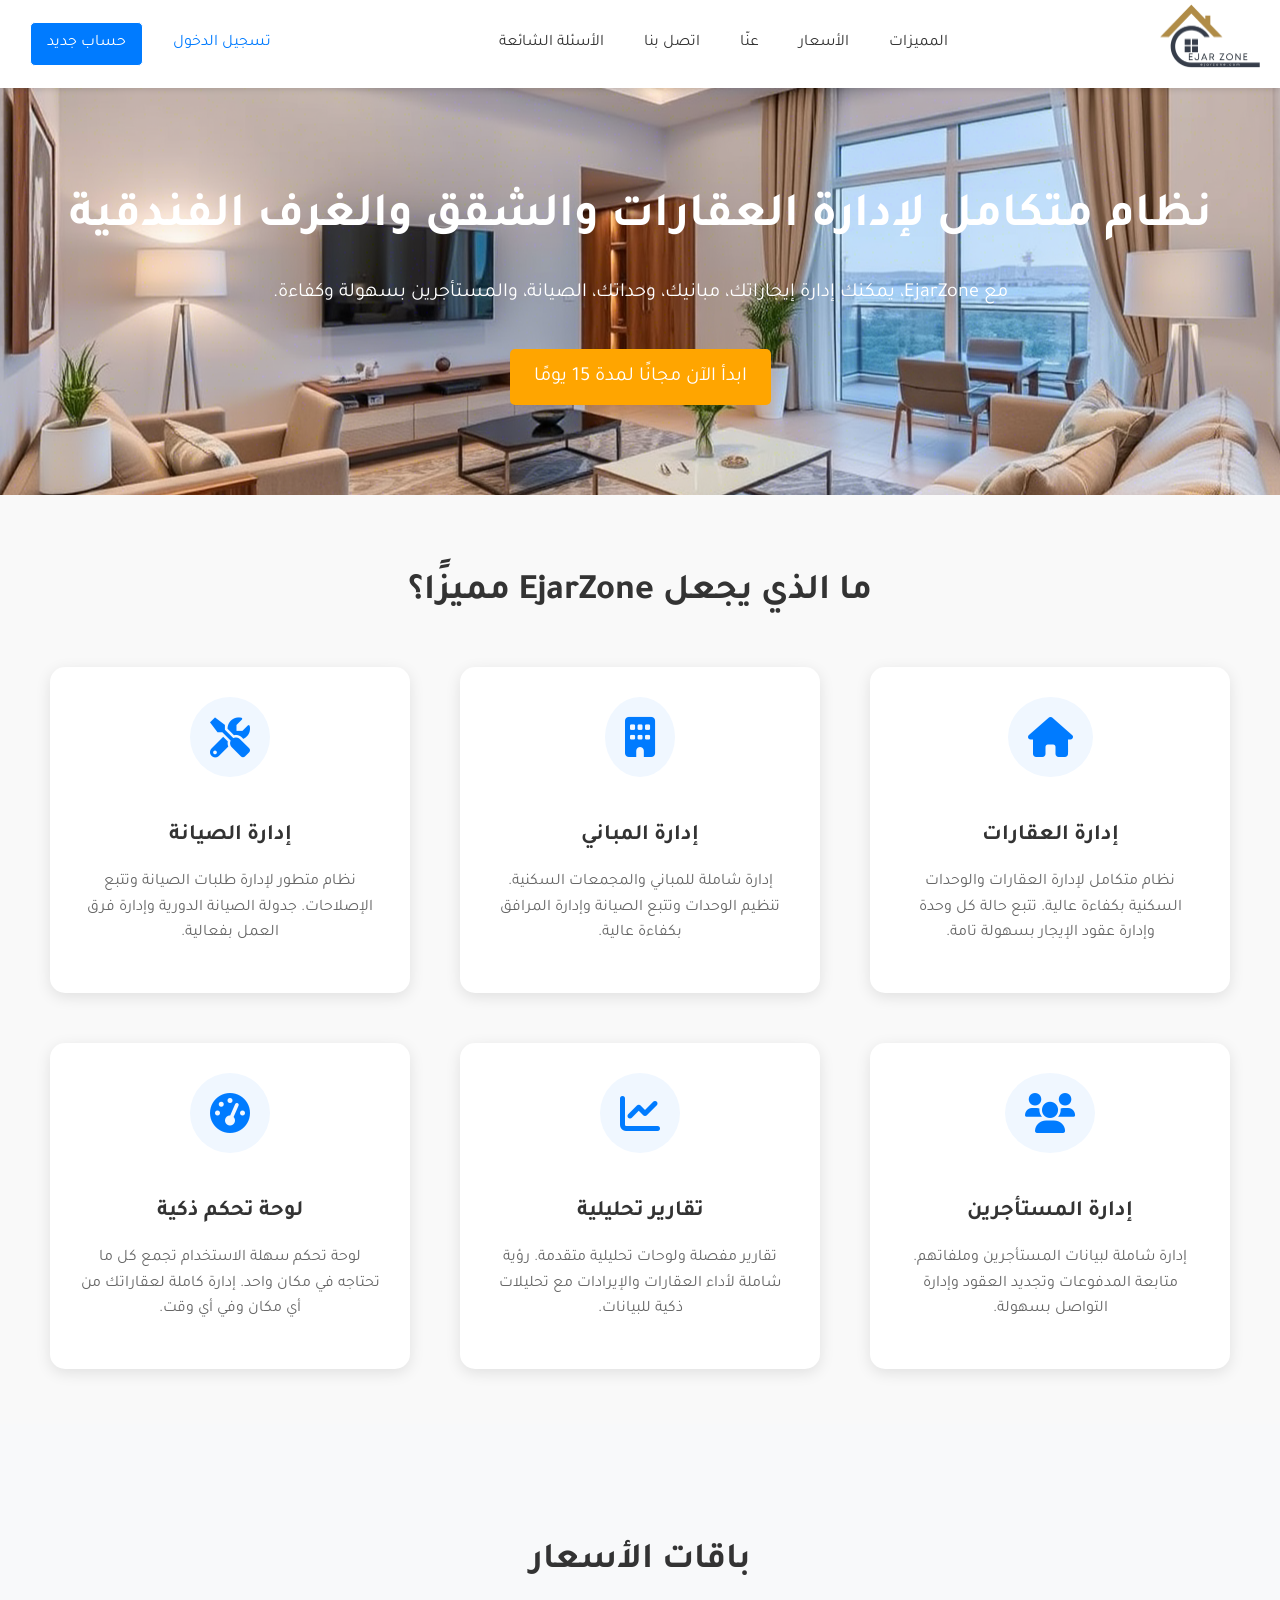
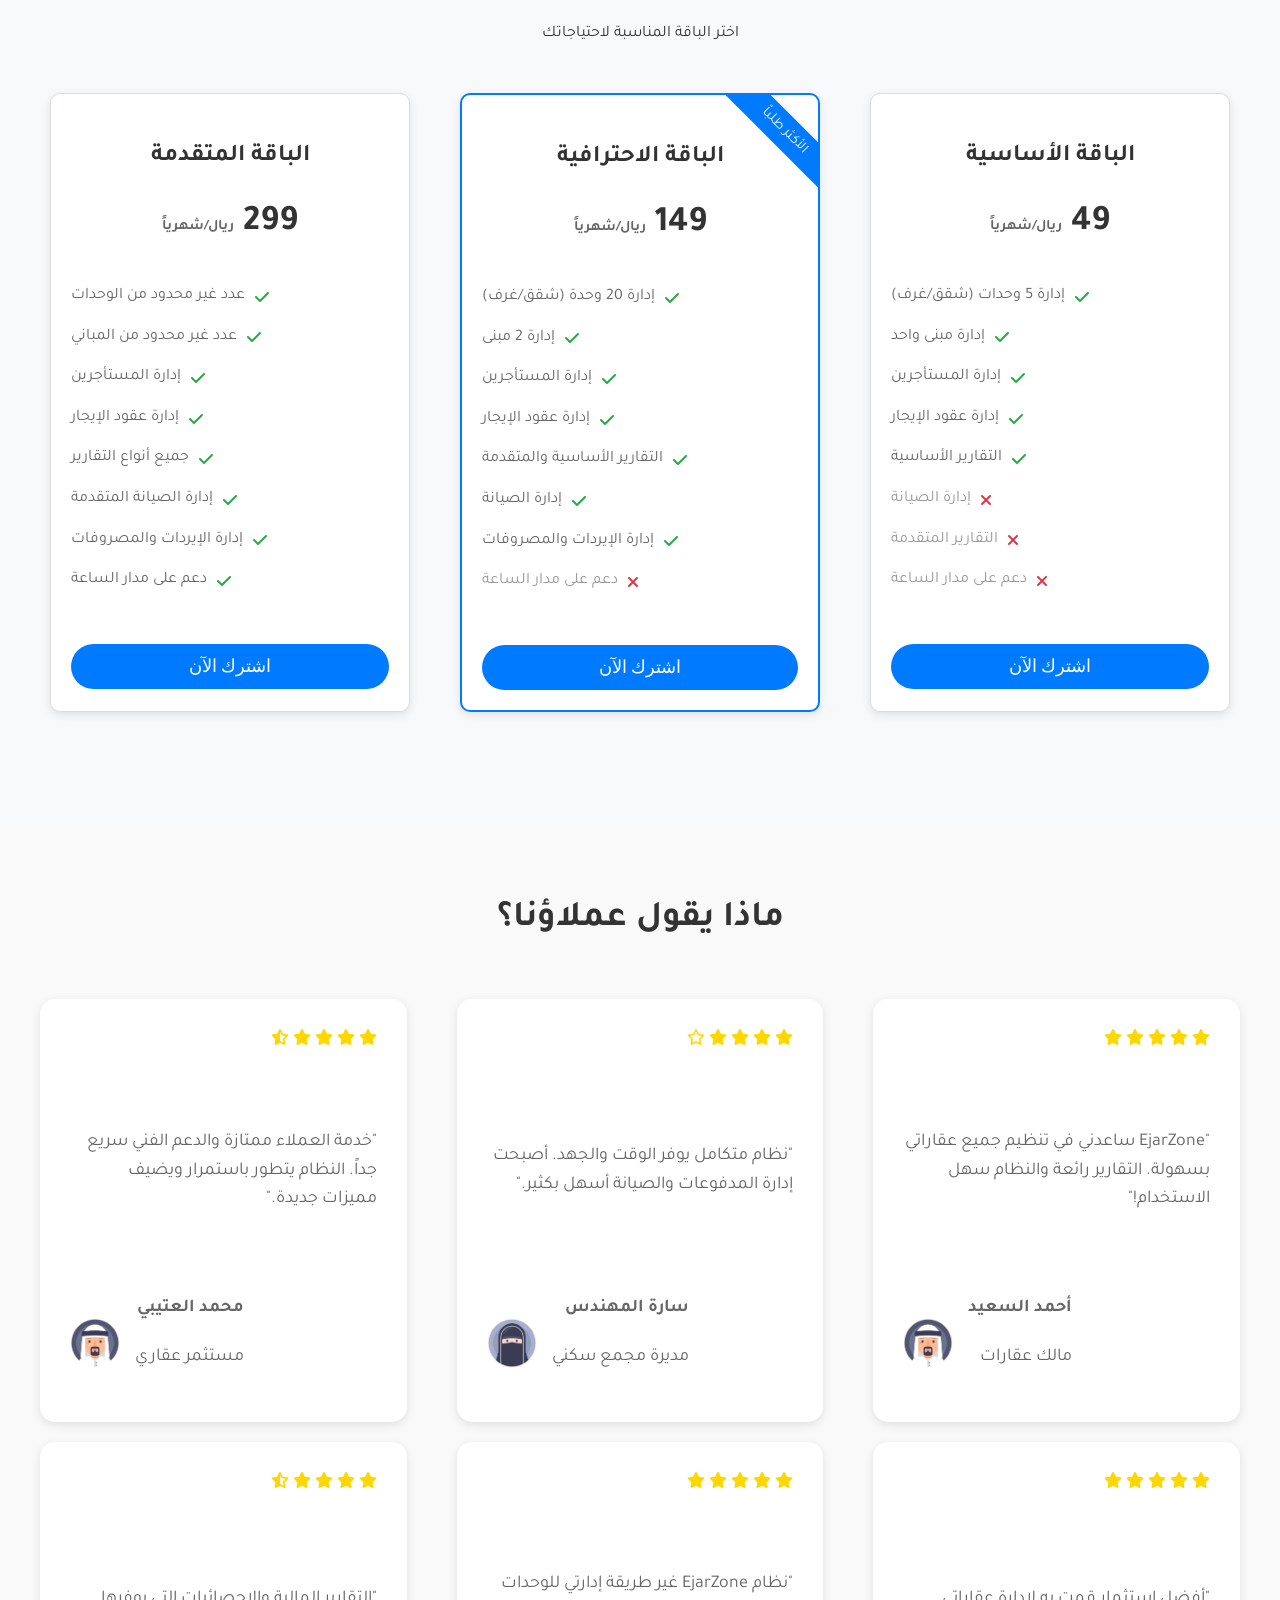
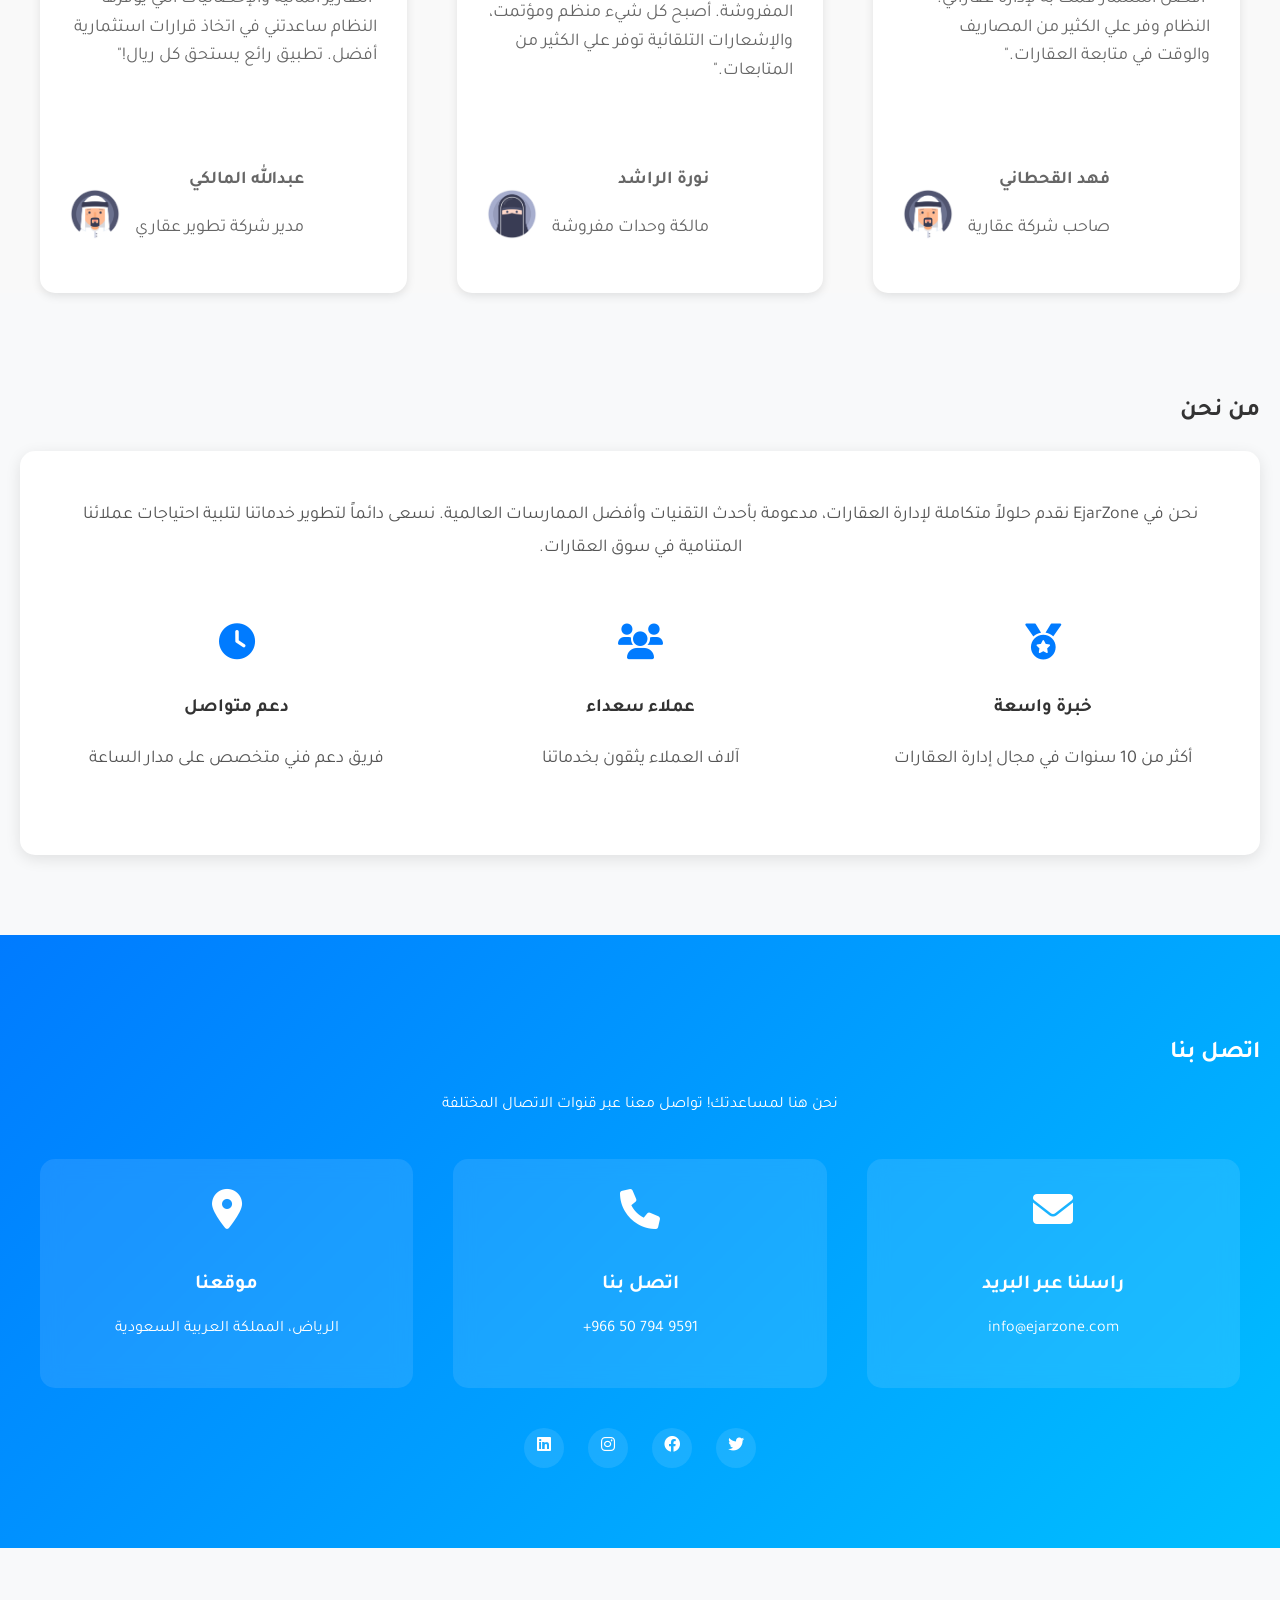
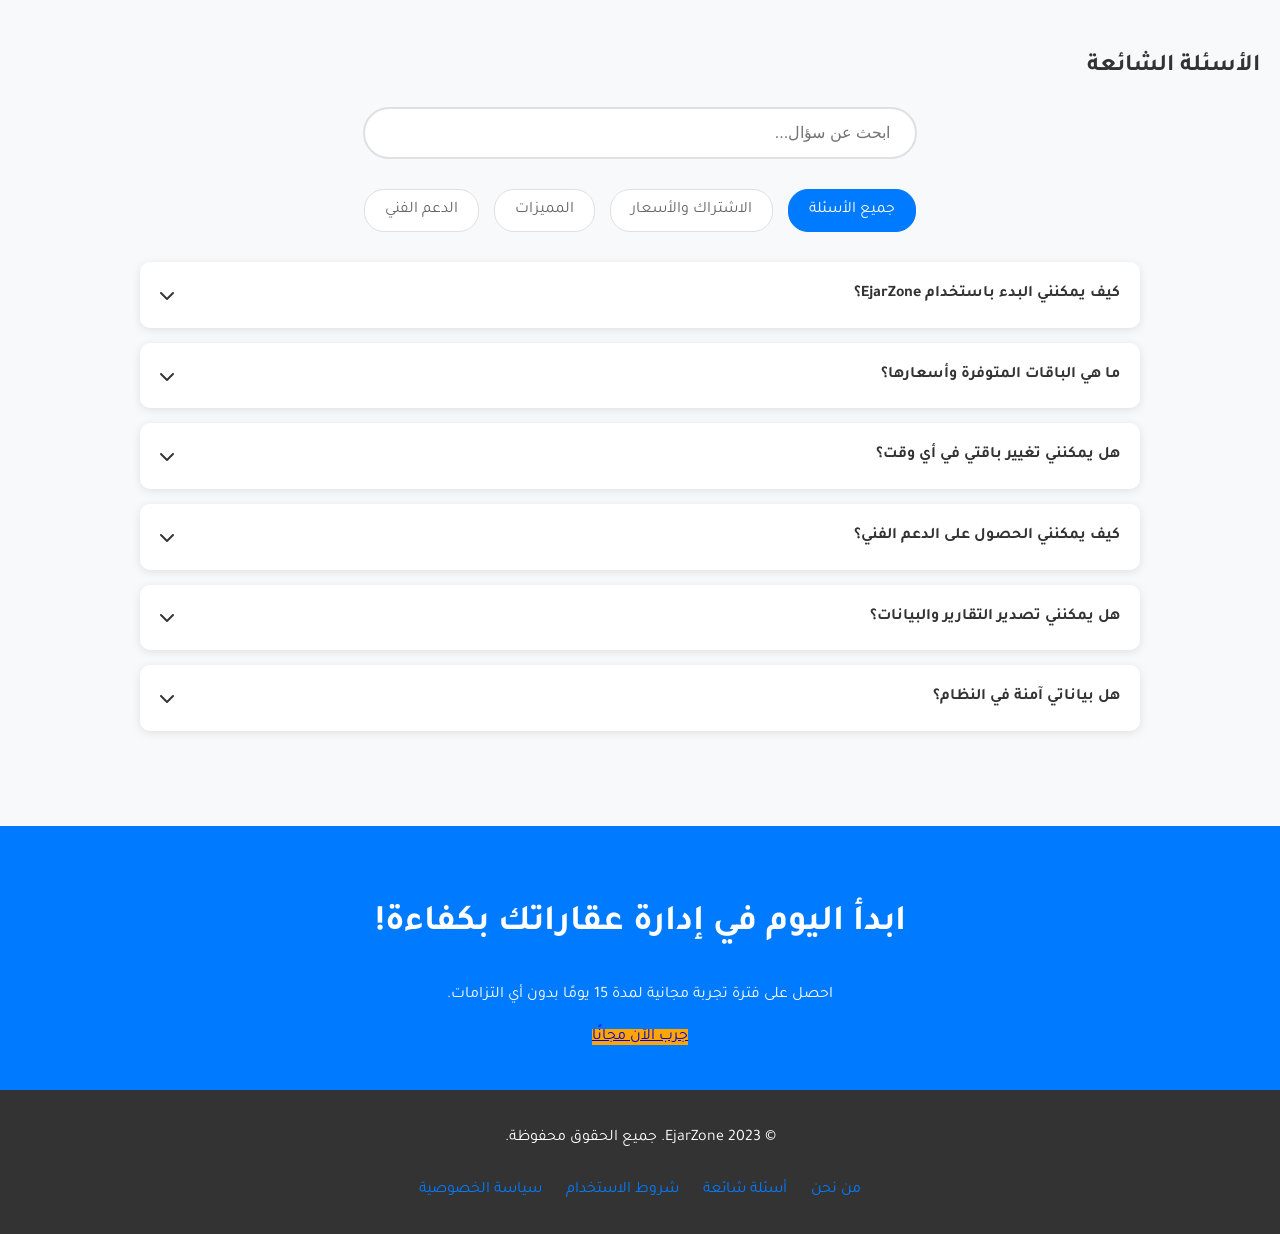
<file: index.html>
<!DOCTYPE html>
<html lang="ar" dir="rtl">
<head>
    <meta charset="UTF-8">
    <link rel="stylesheet" href="https://cdnjs.cloudflare.com/ajax/libs/font-awesome/6.0.0-beta3/css/all.min.css">
    <link href="https://fonts.googleapis.com/css2?family=Tajawal:wght@400;700&display=swap" rel="stylesheet">
    <meta name="viewport" content="width=device-width, initial-scale=1.0">
    <title>EjarZone - إدارة العقارات والفندقية المفروشة</title>
    <style>
        body {
            font-family: 'Tajawal', sans-serif;
            margin: 0;
            padding: 0;
            line-height: 1.6;
            color: #333;
            background-color: #f9f9f9;
        }
        header {
            position: fixed;
            top: 0;
            left: 0;
            right: 0;
            z-index: 1000;
            background-color: white;
            padding: 3px 20px;
            display: flex;
            justify-content: space-between;
            align-items: center;
            box-shadow: 0 2px 5px rgba(0, 0, 0, 0.1);
        }
        .nav-links {
            display: flex;
            align-items: center;
            gap: 20px;
        }
        .nav-links a {
            text-decoration: none;
            color: #333;
            font-size: 16px;
            padding: 5px 10px;
            transition: color 0.3s;
        }
        .nav-links a:hover {
            color: #007BFF;
        }
        .menu-toggle {
            display: none;
            background: none;
            border: none;
            font-size: 24px;
            cursor: pointer;
            padding: 5px;
            color: #333;
        }
        @media screen and (max-width: 968px) {
            .nav-links {
                display: none;
                position: absolute;
                top: 100%;
                right: 0;
                background-color: white;
                width: 100%;
                padding: 20px;
                box-shadow: 0 2px 5px rgba(0, 0, 0, 0.1);
                flex-direction: column;
                text-align: center;
            }
            .nav-links.active {
                display: flex;
            }
            .menu-toggle {
                display: block;
            }
        }
        header .logo {
            font-size: 24px;
            font-weight: bold;
        }
        header .logo img {
            width: 100px;
            height: auto;
            max-width: 100%;
        }
        header .buttons a {
            text-decoration: none;
            padding: 8px 16px;
            border-radius: 5px;
            margin-left: 10px;
            display: inline-block;
        }
        header .buttons a.login {
            background-color: white;
            color: #007BFF;
        }
        header .buttons a.signup {
            background-color: #007BFF;
            color: white;
            border: 1px solid white;
        }
        .hero-section {
            background: url('app2/assets/images/lod.png') no-repeat center center/cover;
            color: white;
            text-align: center;
            padding: 80px 20px;
            margin-top: 60px;
        }
        .hero-section h1 {
            font-size: clamp(24px, 5vw, 48px);
            margin-bottom: 20px;
        }
        .hero-section p {
            font-size: clamp(16px, 3vw, 20px);
            margin-bottom: 30px;
            padding: 0 10px;
        }
        .hero-section .cta-button {
            background-color: #FFA500;
            color: white;
            text-decoration: none;
            padding: 12px 24px;
            border-radius: 5px;
            font-size: clamp(16px, 2vw, 20px);
            display: inline-block;
            margin: 10px;
        }
        .features-section, .pricing-section, .testimonials-section, .cta-section {
            padding: 40px 20px;
            text-align: center;
        }
        .features-section h2, .pricing-section h2, .testimonials-section h2, .cta-section h2 {
            font-size: clamp(24px, 4vw, 36px);
            margin-bottom: 30px;
        }
        .feature-items-container {
            display: flex;
            flex-wrap: wrap;
            justify-content: center;
            gap: 20px;
            padding: 0 15px;
        }
        .feature-item {
            flex: 1 1 300px;
            max-width: 400px;
            margin: 15px;
            padding: 30px;
            background-color: white;
            border-radius: 15px;
            box-shadow: 0 4px 15px rgba(0, 0, 0, 0.1);
            transition: transform 0.3s ease;
        }

        .feature-item:hover {
            transform: translateY(-5px);
        }

        .feature-item i {
            font-size: 40px;
            margin-bottom: 20px;
            color: #007BFF;
            background: #f0f7ff;
            padding: 20px;
            border-radius: 50%;
        }

        .feature-item h3 {
            font-size: 22px;
            margin-bottom: 15px;
            color: #333;
        }

        .feature-item p {
            color: #666;
            line-height: 1.6;
        }
        .pricing-section {
            padding: 80px 20px;
            background-color: #f8f9fa;
        }

        .pricing-container {
            max-width: 1200px;
            margin: 0 auto;
            display: grid;
            grid-template-columns: repeat(auto-fit, minmax(300px, 1fr));
            gap: 30px;
            padding: 20px;
        }

        .pricing-card {
            background: white;
            border-radius: 15px;
            padding: 30px;
            text-align: center;
            box-shadow: 0 3px 10px rgba(0, 0, 0, 0.1);
            transition: transform 0.3s ease;
            position: relative;
            overflow: hidden;
        }

        .pricing-card:hover {
            transform: translateY(-5px);
        }

        .pricing-card.popular {
            border: 2px solid #007bff;
        }

        .popular-badge {
            position: absolute;
            top: 20px;
            right: -35px;
            background: #007bff;
            color: white;
            padding: 5px 40px;
            transform: rotate(45deg);
            font-size: 14px;
        }

        .price {
            font-size: 2.5em;
            color: #333;
            margin: 20px 0;
            font-weight: bold;
        }

        .price span {
            font-size: 0.4em;
            color: #666;
        }

        .features-list {
            list-style: none;
            padding: 0;
            margin: 30px 0;
            text-align: right;
        }

        .features-list li {
            margin: 15px 0;
            color: #666;
            display: flex;
            align-items: center;
            justify-content: flex-end;
            gap: 10px;
        }

        .features-list li i {
            color: #28a745;
        }

        .features-list li.not-included {
            color: #999;
        }

        .features-list li.not-included i {
            color: #dc3545;
        }

        .subscribe-btn {
            background: #007bff;
            color: white;
            border: none;
            padding: 12px 30px;
            border-radius: 25px;
            cursor: pointer;
            font-size: 1.1em;
            transition: background 0.3s ease;
            width: 100%;
            margin-top: 20px;
        }

        .subscribe-btn:hover {
            background: #0056b3;
        }
        .pricing-cards-container {
            display: flex;
            flex-wrap: wrap;
            justify-content: center;
            gap: 20px;
            padding: 0 15px;
        }
        .pricing-card {
            flex: 1 1 300px;
            max-width: 400px;
            background-color: white;
            border: 1px solid #ddd;
            border-radius: 10px;
            padding: 20px;
            margin: 10px;
        }
        .pricing-card h3 {
            font-size: clamp(20px, 3vw, 24px);
            margin-bottom: 20px;
        }
        .pricing-card .price {
            font-size: clamp(24px, 4vw, 36px);
            font-weight: bold;
            margin-bottom: 20px;
        }
        .testimonials-container {
            display: grid;
            grid-template-columns: repeat(auto-fit, minmax(300px, 1fr));
            gap: 50px;
            row-gap: 80px;
            padding: 20px;
            max-width: 1400px;
            margin: 0 auto;
        }

        @media (min-width: 1200px) {
            .testimonials-container {
                grid-template-columns: repeat(3, 1fr);
            }
        }

        .testimonial-card {
            background: white;
            padding: 30px;
            border-radius: 15px;
            box-shadow: 0 3px 10px rgba(0, 0, 0, 0.1);
            text-align: right;
            height: 100%;
            display: flex;
            flex-direction: column;
            justify-content: space-between;
            margin-bottom: 20px;
        }

        .stars {
            color: #ffd700;
            margin-bottom: 15px;
        }

        .client-info {
            margin-top: 20px;
            display: flex;
            align-items: center;
            justify-content: flex-end;
            gap: 15px;
        }

        .client-info img {
            width: 50px;
            height: 50px;
            border-radius: 50%;
            object-fit: cover;
        }

        .client-details {
            text-align: right;
        }

        .client-name {
            font-weight: bold;
            color: #333;
            margin: 0;
        }

        .client-position {
            color: #666;
            font-size: 0.9em;
            margin: 0;
        }
        .testimonial-card p {
            font-size: 18px;
            line-height: 1.6;
            color: #666;
            margin-bottom: 20px;
        }
        .about-section {
            padding: 80px 20px;
            background-color: #f8f9fa;
        }

        .about-content {
            max-width: 1200px;
            margin: 0 auto;
            text-align: center;
            padding: 30px;
            background: white;
            border-radius: 15px;
            box-shadow: 0 4px 15px rgba(0, 0, 0, 0.1);
        }

        .about-content p {
            font-size: 18px;
            line-height: 1.8;
            color: #555;
            margin-bottom: 30px;
        }

        .about-features {
            display: flex;
            flex-wrap: wrap;
            justify-content: center;
            gap: 30px;
            margin-top: 40px;
        }

        .about-feature {
            flex: 1 1 250px;
            text-align: center;
            padding: 20px;
        }

        .about-feature i {
            font-size: 36px;
            color: #007BFF;
            margin-bottom: 15px;
        }
        .contact-section {
            padding: 80px 20px;
            background: linear-gradient(135deg, #007BFF 0%, #00bfff 100%);
            color: white;
        }

        .contact-content {
            max-width: 1200px;
            margin: 0 auto;
            text-align: center;
        }

        .contact-info {
            display: flex;
            flex-wrap: wrap;
            justify-content: center;
            gap: 40px;
            margin-top: 40px;
        }

        .contact-card {
            flex: 1 1 300px;
            background: rgba(255, 255, 255, 0.1);
            padding: 30px;
            border-radius: 15px;
            backdrop-filter: blur(10px);
            transition: transform 0.3s ease;
        }

        .contact-card:hover {
            transform: translateY(-5px);
        }

        .contact-card i {
            font-size: 40px;
            margin-bottom: 20px;
        }

        .contact-card h3 {
            font-size: 20px;
            margin-bottom: 15px;
        }

        .contact-card p {
            font-size: 16px;
            line-height: 1.6;
        }

        .social-links {
            margin-top: 40px;
        }

        .social-links a {
            display: inline-block;
            width: 40px;
            height: 40px;
            line-height: 40px;
            text-align: center;
            background: rgba(255, 255, 255, 0.1);
            border-radius: 50%;
            margin: 0 10px;
            color: white;
            transition: transform 0.3s ease;
        }

        .social-links a:hover {
            transform: translateY(-5px);
        }
        .faq-section {
            padding: 80px 20px;
            background-color: #f8f9fa;
        }

        .faq-container {
            max-width: 1000px;
            margin: 0 auto;
        }

        .faq-item {
            background: white;
            border-radius: 10px;
            margin-bottom: 15px;
            box-shadow: 0 2px 10px rgba(0, 0, 0, 0.1);
            overflow: hidden;
        }

        .faq-question {
            padding: 20px;
            cursor: pointer;
            display: flex;
            justify-content: space-between;
            align-items: center;
            font-weight: bold;
            color: #333;
            transition: all 0.3s ease;
        }

        .faq-question:hover {
            background-color: #f0f7ff;
        }

        .faq-question i {
            transition: transform 0.3s ease;
        }

        .faq-answer {
            padding: 0 20px;
            max-height: 0;
            overflow: hidden;
            transition: all 0.3s ease;
            line-height: 1.6;
            color: #666;
        }

        .faq-item.active .faq-question {
            background-color: #f0f7ff;
            color: #007BFF;
        }

        .faq-item.active .faq-question i {
            transform: rotate(180deg);
        }

        .faq-item.active .faq-answer {
            padding: 20px;
            max-height: 300px;
        }

        .faq-search {
            margin-bottom: 30px;
            text-align: center;
        }

        .faq-search input {
            width: 100%;
            max-width: 500px;
            padding: 15px 25px;
            border: 2px solid #e0e0e0;
            border-radius: 30px;
            font-size: 16px;
            outline: none;
            transition: border-color 0.3s ease;
        }

        .faq-search input:focus {
            border-color: #007BFF;
        }

        .faq-categories {
            display: flex;
            justify-content: center;
            gap: 15px;
            margin-bottom: 30px;
            flex-wrap: wrap;
        }

        .faq-category {
            padding: 8px 20px;
            border-radius: 20px;
            background-color: white;
            color: #666;
            cursor: pointer;
            transition: all 0.3s ease;
            border: 1px solid #e0e0e0;
        }

        .faq-category:hover,
        .faq-category.active {
            background-color: #007BFF;
            color: white;
            border-color: #007BFF;
        }
        footer {
            background-color: #333;
            color: white;
            text-align: center;
            padding: 20px;
        }
        footer a {
            color: #007BFF;
            text-decoration: none;
            margin: 10px;
            display: inline-block;
        }
        @media screen and (max-width: 768px) {
            header {
                padding: 3px 10px;
            }
            header .buttons a {
                padding: 6px 12px;
                font-size: 14px;
            }
            .hero-section {
                padding: 60px 10px;
            }
            .feature-item, .pricing-card, .testimonial-card {
                margin: 5px;
            }
        }
        @media screen and (max-width: 480px) {
            header .logo img {
                width: 80px;
            }
            header .buttons a {
                padding: 5px 10px;
                font-size: 13px;
                margin-left: 5px;
            }
            .hero-section .cta-button {
                padding: 10px 20px;
                width: 80%;
                max-width: 300px;
            }
        }
    </style>
</head>
<body>
    <header>
        <div class="logo">
            <a href="index.html">
                <img src="app2/assets/images/logo.png" alt="Logo">
            </a>
        </div>
        <nav class="nav-links">
            <a href="#features">المميزات</a>
            <a href="#pricing">الأسعار</a>
            <a href="#about">عنّا</a>
            <a href="#contact">اتصل بنا</a>
            <a href="#faq">الأسئلة الشائعة</a>
        </nav>
        <button class="menu-toggle">
            <i class="fas fa-bars"></i>
        </button>
        <div class="buttons">
            <a href="app2/login.php" class="login">تسجيل الدخول</a>
            <a href="app2/register.php" class="signup">حساب جديد</a>
        </div>
    </header>
    <div class="content">
        <section class="hero-section">
            <h1>نظام متكامل لإدارة العقارات والشقق والغرف الفندقية</h1>
            <p>مع EjarZone، يمكنك إدارة إيجاراتك، مبانيك، وحداتك، الصيانة، والمستأجرين بسهولة وكفاءة.</p>
            <a href="app2/register.php" class="cta-button">ابدأ الآن مجانًا لمدة 15 يومًا</a>
        </section>
        <section class="features-section" id="features">
            <h2>ما الذي يجعل EjarZone مميزًا؟</h2>
            <div class="feature-items-container">
                <div class="feature-item">
                    <i class="fas fa-home"></i>
                    <h3>إدارة العقارات</h3>
                    <p>نظام متكامل لإدارة العقارات والوحدات السكنية بكفاءة عالية. تتبع حالة كل وحدة وإدارة عقود الإيجار بسهولة تامة.</p>
                </div>
                <div class="feature-item">
                    <i class="fas fa-building"></i>
                    <h3>إدارة المباني</h3>
                    <p>إدارة شاملة للمباني والمجمعات السكنية. تنظيم الوحدات وتتبع الصيانة وإدارة المرافق بكفاءة عالية.</p>
                </div>
                <div class="feature-item">
                    <i class="fas fa-tools"></i>
                    <h3>إدارة الصيانة</h3>
                    <p>نظام متطور لإدارة طلبات الصيانة وتتبع الإصلاحات. جدولة الصيانة الدورية وإدارة فرق العمل بفعالية.</p>
                </div>
                <div class="feature-item">
                    <i class="fas fa-users"></i>
                    <h3>إدارة المستأجرين</h3>
                    <p>إدارة شاملة لبيانات المستأجرين وملفاتهم. متابعة المدفوعات وتجديد العقود وإدارة التواصل بسهولة.</p>
                </div>
                <div class="feature-item">
                    <i class="fas fa-chart-line"></i>
                    <h3>تقارير تحليلية</h3>
                    <p>تقارير مفصلة ولوحات تحليلية متقدمة. رؤية شاملة لأداء العقارات والإيرادات مع تحليلات ذكية للبيانات.</p>
                </div>
                <div class="feature-item">
                    <i class="fas fa-tachometer-alt"></i>
                    <h3>لوحة تحكم ذكية</h3>
                    <p>لوحة تحكم سهلة الاستخدام تجمع كل ما تحتاجه في مكان واحد. إدارة كاملة لعقاراتك من أي مكان وفي أي وقت.</p>
                </div>
            </div>
        </section>
        <section class="pricing-section" id="pricing">
            <div class="section-header">
                <h2>باقات الأسعار</h2>
                <p>اختر الباقة المناسبة لاحتياجاتك</p>
            </div>
            <div class="pricing-container">
                <div class="pricing-card">
                    <h3>الباقة الأساسية</h3>
                    <div class="price">
                        49 <span>ريال/شهرياً</span>
                    </div>
                    <ul class="features-list">
                        <li><i class="fas fa-check"></i> إدارة 5 وحدات (شقق/غرف)</li>
                        <li><i class="fas fa-check"></i> إدارة مبنى واحد</li>
                        <li><i class="fas fa-check"></i> إدارة المستأجرين</li>
                        <li><i class="fas fa-check"></i> إدارة عقود الإيجار</li>
                        <li><i class="fas fa-check"></i> التقارير الأساسية</li>
                        <li class="not-included"><i class="fas fa-times"></i> إدارة الصيانة</li>
                        <li class="not-included"><i class="fas fa-times"></i> التقارير المتقدمة</li>
                        <!-- <li class="not-included"><i class="fas fa-times"></i> الربط مع المحاسبة</li> -->
                        <li class="not-included"><i class="fas fa-times"></i> دعم على مدار الساعة</li>
                    </ul>
                    <button class="subscribe-btn">اشترك الآن</button>
                </div>

                <div class="pricing-card popular">
                    <div class="popular-badge">الأكثر طلباً</div>
                    <h3>الباقة الاحترافية</h3>
                    <div class="price">
                        149 <span>ريال/شهرياً</span>
                    </div>
                    <ul class="features-list">
                        <li><i class="fas fa-check"></i> إدارة 20 وحدة (شقق/غرف)</li>
                        <li><i class="fas fa-check"></i> إدارة 2 مبنى</li>
                        <li><i class="fas fa-check"></i> إدارة المستأجرين</li>
                        <li><i class="fas fa-check"></i> إدارة عقود الإيجار</li>
                        <li><i class="fas fa-check"></i> التقارير الأساسية والمتقدمة</li>
                        <li><i class="fas fa-check"></i> إدارة الصيانة</li>
                        <li><i class="fas fa-check"></i> إدارة الإيردات والمصروفات</li>
                        <!-- <li><i class="fas fa-check"></i> الربط مع المحاسبة</li> -->
                        <li class="not-included"><i class="fas fa-times"></i> دعم على مدار الساعة</li>
                    </ul>
                    <button class="subscribe-btn">اشترك الآن</button>
                </div>

                <div class="pricing-card">
                    <h3>الباقة المتقدمة</h3>
                    <div class="price">
                        299 <span>ريال/شهرياً</span>
                    </div>
                    <ul class="features-list">
                        <li><i class="fas fa-check"></i> عدد غير محدود من الوحدات</li>
                        <li><i class="fas fa-check"></i> عدد غير محدود من المباني</li>
                        <li><i class="fas fa-check"></i> إدارة المستأجرين</li>
                        <li><i class="fas fa-check"></i> إدارة عقود الإيجار</li>
                        <li><i class="fas fa-check"></i> جميع أنواع التقارير</li>
                        <li><i class="fas fa-check"></i> إدارة الصيانة المتقدمة</li>
                        <li><i class="fas fa-check"></i> إدارة الإيردات والمصروفات</li>
                        <!-- <li><i class="fas fa-check"></i> الربط مع المحاسبة</li> -->
                        <li><i class="fas fa-check"></i> دعم على مدار الساعة</li>
                    </ul>
                    <button class="subscribe-btn">اشترك الآن</button>
                </div>
            </div>
        </section>
        <section class="testimonials-section">
            <h2>ماذا يقول عملاؤنا؟</h2>
            <div class="testimonials-container">
                <div class="testimonial-card">
                    <div class="stars">
                        <i class="fas fa-star"></i>
                        <i class="fas fa-star"></i>
                        <i class="fas fa-star"></i>
                        <i class="fas fa-star"></i>
                        <i class="fas fa-star"></i>
                    </div>
                    <p>"EjarZone ساعدني في تنظيم جميع عقاراتي بسهولة. التقارير رائعة والنظام سهل الاستخدام!"</p>
                    <div class="client-info">
                        <div class="client-details">
                            <p class="client-name">أحمد السعيد</p>
                            <p class="client-position">مالك عقارات</p>
                        </div>
                        <img src="app2/assets/images/client1.png" alt="صورة العميل" onerror="this.src='assets/images/male-avatar.png'">
                    </div>
                </div>

                <div class="testimonial-card">
                    <div class="stars">
                        <i class="fas fa-star"></i>
                        <i class="fas fa-star"></i>
                        <i class="fas fa-star"></i>
                        <i class="fas fa-star"></i>
                        <i class="far fa-star"></i>
                    </div>
                    <p>"نظام متكامل يوفر الوقت والجهد. أصبحت إدارة المدفوعات والصيانة أسهل بكثير."</p>
                    <div class="client-info">
                        <div class="client-details">
                            <p class="client-name">سارة المهندس</p>
                            <p class="client-position">مديرة مجمع سكني</p>
                        </div>
                        <img src="app2/assets/images/client2.png" alt="صورة العميل" onerror="this.src='assets/images/female-avatar.png'">
                    </div>
                </div>

                <div class="testimonial-card">
                    <div class="stars">
                        <i class="fas fa-star"></i>
                        <i class="fas fa-star"></i>
                        <i class="fas fa-star"></i>
                        <i class="fas fa-star"></i>
                        <i class="fas fa-star-half-alt"></i>
                    </div>
                    <p>"خدمة العملاء ممتازة والدعم الفني سريع جداً. النظام يتطور باستمرار ويضيف مميزات جديدة."</p>
                    <div class="client-info">
                        <div class="client-details">
                            <p class="client-name">محمد العتيبي</p>
                            <p class="client-position">مستثمر عقاري</p>
                        </div>
                        <img src="app2/assets/images/client1.png" alt="صورة العميل" onerror="this.src='assets/images/male-avatar.png'">
                    </div>
                </div>

                <div class="testimonial-card">
                    <div class="stars">
                        <i class="fas fa-star"></i>
                        <i class="fas fa-star"></i>
                        <i class="fas fa-star"></i>
                        <i class="fas fa-star"></i>
                        <i class="fas fa-star"></i>
                    </div>
                    <p>"أفضل استثمار قمت به لإدارة عقاراتي. النظام وفر علي الكثير من المصاريف والوقت في متابعة العقارات."</p>
                    <div class="client-info">
                        <div class="client-details">
                            <p class="client-name">فهد القحطاني</p>
                            <p class="client-position">صاحب شركة عقارية</p>
                        </div>
                        <img src="app2/assets/images/client1.png" alt="صورة العميل" onerror="this.src='assets/images/male-avatar.png'">
                    </div>
                </div>

                <div class="testimonial-card">
                    <div class="stars">
                        <i class="fas fa-star"></i>
                        <i class="fas fa-star"></i>
                        <i class="fas fa-star"></i>
                        <i class="fas fa-star"></i>
                        <i class="fas fa-star"></i>
                    </div>
                    <p>"نظام EjarZone غير طريقة إدارتي للوحدات المفروشة. أصبح كل شيء منظم ومؤتمت، والإشعارات التلقائية توفر علي الكثير من المتابعات."</p>
                    <div class="client-info">
                        <div class="client-details">
                            <p class="client-name">نورة الراشد</p>
                            <p class="client-position">مالكة وحدات مفروشة</p>
                        </div>
                        <img src="app2/assets/images/client2.png" alt="صورة العميل" onerror="this.src='assets/images/female-avatar.png'">
                    </div>
                </div>

                <div class="testimonial-card">
                    <div class="stars">
                        <i class="fas fa-star"></i>
                        <i class="fas fa-star"></i>
                        <i class="fas fa-star"></i>
                        <i class="fas fa-star"></i>
                        <i class="fas fa-star-half-alt"></i>
                    </div>
                    <p>"التقارير المالية والإحصائيات التي يوفرها النظام ساعدتني في اتخاذ قرارات استثمارية أفضل. تطبيق رائع يستحق كل ريال!"</p>
                    <div class="client-info">
                        <div class="client-details">
                            <p class="client-name">عبدالله المالكي</p>
                            <p class="client-position">مدير شركة تطوير عقاري</p>
                        </div>
                        <img src="app2/assets/images/client1.png" alt="صورة العميل" onerror="this.src='assets/images/male-avatar.png'">
                    </div>
                </div>
            </div>
        </section>
        <section class="about-section" id="about">
            <h2>من نحن</h2>
            <div class="about-content">
                <p>نحن في EjarZone نقدم حلولاً متكاملة لإدارة العقارات، مدعومة بأحدث التقنيات وأفضل الممارسات العالمية. نسعى دائماً لتطوير خدماتنا لتلبية احتياجات عملائنا المتنامية في سوق العقارات.</p>
                
                <div class="about-features">
                    <div class="about-feature">
                        <i class="fas fa-medal"></i>
                        <h3>خبرة واسعة</h3>
                        <p>أكثر من 10 سنوات في مجال إدارة العقارات</p>
                    </div>
                    <div class="about-feature">
                        <i class="fas fa-users"></i>
                        <h3>عملاء سعداء</h3>
                        <p>آلاف العملاء يثقون بخدماتنا</p>
                    </div>
                    <div class="about-feature">
                        <i class="fas fa-clock"></i>
                        <h3>دعم متواصل</h3>
                        <p>فريق دعم فني متخصص على مدار الساعة</p>
                    </div>
                </div>
            </div>
        </section>
        <section class="contact-section" id="contact">
            <h2>اتصل بنا</h2>
            <div class="contact-content">
                <p>نحن هنا لمساعدتك! تواصل معنا عبر قنوات الاتصال المختلفة</p>
                
                <div class="contact-info">
                    <div class="contact-card">
                        <i class="fas fa-envelope"></i>
                        <h3>راسلنا عبر البريد</h3>
                        <p>info@ejarzone.com</p>
                    </div>
                    <div class="contact-card">
                        <i class="fas fa-phone"></i>
                        <h3>اتصل بنا</h3>
                        <p style="direction: ltr;">+966 50 794 9591</p>
                    </div>
                    <div class="contact-card">
                        <i class="fas fa-map-marker-alt"></i>
                        <h3>موقعنا</h3>
                        <p>الرياض، المملكة العربية السعودية</p>
                    </div>
                </div>

                <div class="social-links">
                    <a href="#"><i class="fab fa-twitter"></i></a>
                    <a href="#"><i class="fab fa-facebook"></i></a>
                    <a href="#"><i class="fab fa-instagram"></i></a>
                    <a href="#"><i class="fab fa-linkedin"></i></a>
                </div>
            </div>
        </section>
        <section class="faq-section" id="faq">
            <h2>الأسئلة الشائعة</h2>
            <div class="faq-container">
                <div class="faq-search">
                    <input type="text" placeholder="ابحث عن سؤال...">
                </div>
                
                <div class="faq-categories">
                    <span class="faq-category active">جميع الأسئلة</span>
                    <span class="faq-category">الاشتراك والأسعار</span>
                    <span class="faq-category">المميزات</span>
                    <span class="faq-category">الدعم الفني</span>
                </div>

                <div class="faq-item">
                    <div class="faq-question">
                        كيف يمكنني البدء باستخدام EjarZone؟
                        <i class="fas fa-chevron-down"></i>
                    </div>
                    <div class="faq-answer">
                        يمكنك البدء باستخدام EjarZone بخطوات بسيطة:
                        <br>1. قم بالتسجيل في الموقع مجاناً
                        <br>2. اختر الباقة المناسبة لاحتياجاتك
                        <br>3. أضف عقاراتك ووحداتك
                        <br>4. ابدأ بإدارة عقاراتك بكفاءة
                        <br><br>نقدم فترة تجريبية مجانية لمدة 15 يوماً لتجربة جميع مميزات النظام.
                    </div>
                </div>

                <div class="faq-item">
                    <div class="faq-question">
                        ما هي الباقات المتوفرة وأسعارها؟
                        <i class="fas fa-chevron-down"></i>
                    </div>
                    <div class="faq-answer">
                        نقدم ثلاث باقات رئيسية:
                        <br>- الباقة الأساسية: 49 ريال شهرياً (5 وحدات)
                        <br>- الباقة المتوسطة: 149 ريال شهرياً (20 وحدة)
                        <br>- الباقة المميزة: 299 ريال شهرياً (غير محدود)
                        <br><br>جميع الباقات تشمل المميزات الأساسية مع اختلاف في عدد الوحدات المسموح بها.
                    </div>
                </div>

                <div class="faq-item">
                    <div class="faq-question">
                        هل يمكنني تغيير باقتي في أي وقت؟
                        <i class="fas fa-chevron-down"></i>
                    </div>
                    <div class="faq-answer">
                        نعم، يمكنك ترقية أو تخفيض باقتك في أي وقت. عند الترقية، سيتم احتساب الفرق في السعر بشكل تناسبي. وعند التخفيض، سيتم تطبيق الباقة الجديدة في دورة الفوترة التالية.
                    </div>
                </div>

                <div class="faq-item">
                    <div class="faq-question">
                        كيف يمكنني الحصول على الدعم الفني؟
                        <i class="fas fa-chevron-down"></i>
                    </div>
                    <div class="faq-answer">
                        نوفر عدة قنوات للدعم الفني:
                        <br>- الدردشة المباشرة على مدار الساعة
                        <br>- الدعم عبر البريد الإلكتروني
                        <br>- الاتصال الهاتفي خلال ساعات العمل
                        <br>- قسم المساعدة والإرشادات في النظام
                        <br><br>فريق الدعم الفني متاح دائماً لمساعدتك وحل أي مشكلة تواجهك.
                    </div>
                </div>

                <div class="faq-item">
                    <div class="faq-question">
                        هل يمكنني تصدير التقارير والبيانات؟
                        <i class="fas fa-chevron-down"></i>
                    </div>
                    <div class="faq-answer">
                        نعم، يوفر النظام إمكانية تصدير جميع التقارير والبيانات بصيغ مختلفة مثل PDF وExcel. يمكنك أيضاً جدولة إرسال التقارير بشكل دوري عبر البريد الإلكتروني.
                    </div>
                </div>

                <div class="faq-item">
                    <div class="faq-question">
                        هل بياناتي آمنة في النظام؟
                        <i class="fas fa-chevron-down"></i>
                    </div>
                    <div class="faq-answer">
                        نعم، نحن نأخذ أمن البيانات بجدية تامة:
                        <br>- جميع البيانات مشفرة
                        <br>- نسخ احتياطية يومية
                        <br>- تحديثات أمنية دورية
                        <br>- مراقبة مستمرة للنظام
                        <br><br>نلتزم بأعلى معايير الأمان لحماية بياناتك وخصوصيتك.
                    </div>
                </div>
            </div>
        </section>
        <section class="cta-section" style="background-color: #007BFF; color: white;">
            <h2>ابدأ اليوم في إدارة عقاراتك بكفاءة!</h2>
            <p>احصل على فترة تجربة مجانية لمدة 15 يومًا بدون أي التزامات.</p>
            <a href="app2/register.php" class="cta-button" style="background-color: #FFA500;">جرب الآن مجانًا</a>
        </section>
    </div>
    <footer>
        <p>&copy; 2023 EjarZone. جميع الحقوق محفوظة.</p>
        <a href="index.html#about">من نحن</a>
        <a href="index.html#faq">أسئلة شائعة</a>
        <a href="terms.html">شروط الاستخدام</a>
        <a href="privacy-policy.html">سياسة الخصوصية</a>
    </footer>
    <script>
        document.querySelectorAll('a[href^="#"]').forEach(anchor => {
            anchor.addEventListener('click', function (e) {
                e.preventDefault();
                document.querySelector(this.getAttribute('href')).scrollIntoView({
                    behavior: 'smooth'
                });
            });
        });
        const menuToggle = document.querySelector('.menu-toggle');
        const navLinks = document.querySelector('.nav-links');
        menuToggle.addEventListener('click', () => {
            navLinks.classList.toggle('active');
        });
        document.querySelectorAll('.nav-links a').forEach(link => {
            link.addEventListener('click', () => {
                navLinks.classList.remove('active');
            });
        });
        // كود الأسئلة الشائعة
        document.querySelectorAll('.faq-question').forEach(question => {
            question.addEventListener('click', () => {
                const item = question.parentElement;
                const isActive = item.classList.contains('active');
                
                // إغلاق جميع الأسئلة المفتوحة
                document.querySelectorAll('.faq-item').forEach(faqItem => {
                    faqItem.classList.remove('active');
                });
                
                // فتح السؤال المحدد إذا لم يكن مفتوحاً
                if (!isActive) {
                    item.classList.add('active');
                }
            });
        });

        // البحث في الأسئلة الشائعة
        const faqSearch = document.querySelector('.faq-search input');
        faqSearch.addEventListener('input', (e) => {
            const searchText = e.target.value.toLowerCase();
            document.querySelectorAll('.faq-item').forEach(item => {
                const question = item.querySelector('.faq-question').textContent.toLowerCase();
                const answer = item.querySelector('.faq-answer').textContent.toLowerCase();
                
                if (question.includes(searchText) || answer.includes(searchText)) {
                    item.style.display = 'block';
                } else {
                    item.style.display = 'none';
                }
            });
        });

        // تصفية الأسئلة حسب الفئة
        document.querySelectorAll('.faq-category').forEach(category => {
            category.addEventListener('click', () => {
                // إزالة التنشيط من جميع الفئات
                document.querySelectorAll('.faq-category').forEach(cat => {
                    cat.classList.remove('active');
                });
                
                // تنشيط الفئة المختارة
                category.classList.add('active');
            });
        });
    </script>
</body>
</html>
</file>
